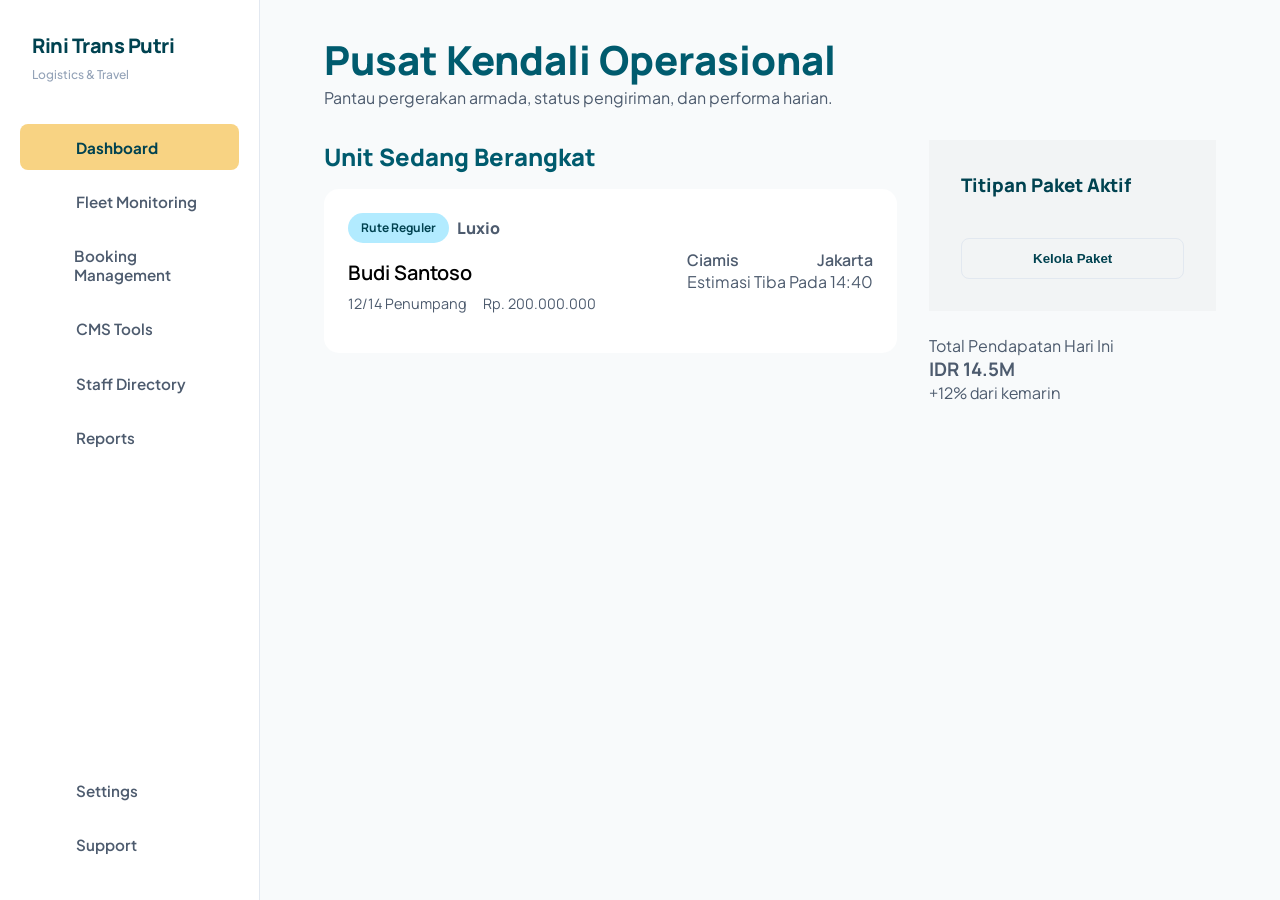
<file: admin/dashboard.html>
<!DOCTYPE html>
<html lang="en">
<head>
    <meta charset="UTF-8">
    <meta name="viewport" content="width=device-width, initial-scale=1.0">
    <title>Document</title>
    <link rel="stylesheet" href="../admin/css/components/sidebar.css">
    <link rel="stylesheet" href="../users/css/global.css">
    <link rel="stylesheet" href="../admin/css/pages/dashboard.css">
    <link rel="stylesheet" href="../admin/css/components/ui.css">
    
</head>
<body class="dashboard-content">
    <header>

    </header>
    <aside>
        <div id="sidebar"></div>
    </aside>
    <main class="content-area">
        <section id="pageHeader" class="page-header">
            <div class="header-content">
                <h1 class="page-title">Pusat Kendali Operasional</h1>
                <p class="page-description">Pantau pergerakan armada, status pengiriman, dan performa harian.</p>
            </div>
        </section>
        
        <div class="dashboard-grid">
            <div class="grid-colomn-main">
                <section class="fleet-status">
                    <header class="section-header">
                        <h2 class="section-title">Unit Sedang Berangkat</h2>
                    </header>
                    <div class="card-list">
                        <article class="card fleet-card">
                            <div class="card-body">
                                <div class="card-title">
                                    <span class="badge-service-categories">
                                    Rute Reguler
                                    </span>
                                    <span class="vehicle">
                                        Luxio
                                    </span>
                                </div>

                                <div class="card-info">
                                    <h3 class="driver-name">
                                        Budi Santoso
                                    </h3>
                                    <div class="fleet-stats">
                                        <span class="stat-item">
                                            12/14 Penumpang
                                        </span>
                                        <span class="stat-item">
                                            Rp. 200.000.000
                                        </span>
                                    </div>
                                </div>
                            </div>
                        </article> 
                            <div class="card-route">
                                <div class="route-labels">
                                    <span class="location">Ciamis</span>
                                    <span class="location">Jakarta</span>
                                </div>

                                <div class="route-track"></div>
                                    <p class="route-est">Estimasi Tiba Pada 14:40</p>
                                </div>
                            </div>
                    </div>
                </section>

                <aside class="grid-column-side"> 
                    <section class="card widget-packages" id="activePackages">
                        <header class="widget-header">
                            <h3 class="widget-title">Titipan Paket Aktif</h3>
                        </header>
                        <ul class="package-list">
                            </ul>
                        <button class="cta-btn">Kelola Paket</button>
                    </section>

                    <section class="card widget-revenue" id="dailyRevenue">
                        <p class="revenue-label">Total Pendapatan Hari Ini</p>
                        <h3 class="revenue-amount">IDR 14.5M</h3>
                        <span class="revenue-trend trend--up">+12% dari kemarin</span>
                    </section>
                </aside>
        </div>
    </main>
    <script type="module" src="../admin/js/main.js"></script>
</body>
</html>
</file>
<file: admin/css/components/sidebar.css>
/* =========================================
   SIDEBAR COMPONENT
========================================= */

/* 1. Layout Dasar Sidebar */
.sidebar {
  width: 260px; /* Lebar presisi sesuai proporsi desain */
  height: 100vh; /* Penuhi tinggi layar */
  background-color: var(--white);
  padding: 2rem 1.25rem;
  
  /* Flexbox untuk memisahkan header, menu utama, dan menu bawah */
  display: flex;
  flex-direction: column;
  
  /* Agar sidebar tidak ikut ter-scroll saat konten utama di-scroll */
  position: sticky;
  top: 0;
  
  /* Garis batas halus di sebelah kanan */
  border-right: 1px solid var(--border-color); 
}

/* 2. Area Brand (Logo & Judul) */
.sidebar__header {
  margin-bottom: 2.5rem;
  padding: 0 0.75rem; /* Sejajar dengan teks menu */
}

.brand__title {
  color: var(--primary-color); /* #004250 */
  font-size: 1.25rem;
  font-weight: 800; /* Cetak tebal sesuai gambar */
  margin-bottom: 0.2rem;
  letter-spacing: -0.5px;
}

.brand__subtitle {
  font-family: var(--font-secondary);
  color: #94A3B8; /* Warna abu-abu terang spesifik untuk subtitle */
  font-size: 0.75rem;
  font-weight: 500;
}

/* 3. Area Navigasi Utama */
.sidebar__nav {
  flex-grow: 1; /* Mendorong footer ke paling bawah */
}

.nav-list {
  list-style: none;
  display: flex;
  flex-direction: column;
  gap: 0.5rem; /* Jarak antar menu */
}

/* 4. Gaya Dasar Tombol Menu */
.nav-link {
  display: flex;
  align-items: center;
  gap: 1rem;
  padding: 0.85rem 1rem;
  text-decoration: none;
  
  /* Menggunakan font sekunder (Jakarta Sans) sesuai global CSS-mu */
  font-family: var(--font-secondary);
  color: var(--text-secondary); /* #4D5B6E */
  font-size: 0.95rem;
  font-weight: 600;
  
  border-radius: var(--input-radius); /* Sudut membulat 8px */
  transition: all 0.2s ease; /* Transisi halus saat di-hover */
}

.nav-icon {
  font-size: 1.2rem;
  width: 24px;
  display: flex;
  justify-content: center;
}

/* 5. State AKTIF (Menu Dashboard Kuning) */
.nav-item--active .nav-link {
  background-color: #F8D383; /* Warna kuning solid sesuai desain gambar */
  color: var(--primary-color);
  font-weight: 700;
}

.nav-item--active .nav-icon {
  color: var(--primary-color);
}

/* 6. State HOVER (Saat disorot mouse) */
.nav-link:hover:not(.nav-item--active .nav-link) {
  background-color: var(--bg-item); /* #e6e8ea */
  color: var(--primary-color);
}

/* 7. Area Footer (Settings & Support) */
.sidebar__footer {
  margin-top: auto; /* Memastikan posisi selalu di dasar */
  padding-top: 1.5rem;
}
</file>
<file: users/css/global.css>
/* 1. Definisikan file font yang sudah kamu download di paling atas */
@font-face {
  font-family: "Manrope"; /* Ini nama bebas yang kamu buat */
  src: url("../assets/fonts/Manrope-VariableFont_wght.ttf") format("truetype");
  font-weight: 100 900; /* Karena variable font, kita kasih rentang 100 sampai 900 */
  font-style: normal;
}
@font-face {
  font-family: "jakarta-italic"; /* Ini nama bebas yang kamu buat */
  src: url("../assets/fonts/PlusJakartaSans-Italic-VariableFont_wght.ttf") format("truetype");
  font-weight: 100 900; /* Karena variable font, kita kasih rentang 100 sampai 900 */
  font-style:italic;
}
@font-face {
  font-family: "jakarta"; /* Ini nama bebas yang kamu buat */
  src: url("../assets/fonts/PlusJakartaSans-VariableFont_wght.ttf") format("truetype");
  font-weight: 100 900; /* Karena variable font, kita kasih rentang 100 sampai 900 */
  font-style: normal;
}

/* 2. Gabungkan ke dalam :root yang sudah kamu buat */
:root {
  /* Font Setting */
  --font-main: "Manrope", sans-serif;
  --font-secondary: "jakarta", sans-serif;
  --font-third: "jakarta-italic", sans-serif;

  --primary-color: #004250;
  --secondary-color: #c5a059;
  --bg-light: #f8fafb;
  --white: #ffffff;

  /* Warna Teks */
  --text-primary: #005b6e;
  --text-secondary: #4D5B6E;

  /* Warna UI Elements */
  --card-bold:900;
  --card-medium:600;
  --card-thin:400;
  --fsize-card:2rem;
  --fsize-mini:1rem
  --card-bg:#ffffff;
  --card-bg-sc:#F2F4F5;
  --border-color: #e2e8f0;
  --bg-radius: 15px;
  --bg-padding:2rem;
  --gap-card:2rem;
  --btn-hover: #08626c;
  --bg-item: #e6e8ea;
  --badge-bg:#B2EBFF;
  --bg-form:#70787C;
  --tag-categories:#E5E5E5;
  --btn-linear: linear-gradient(135deg, #004250 0%, #005B6E 100%);

  --shadow-soft: 0 10px 30px rgba(0, 0, 0, 0.05);
  --shadow-img: 0 0 8px 0 rgba(0, 66, 80, 0.5);

  --banner-line: 1.1;

  --input-bg: #ebebeb;
  --input-radius: 8px;
  --input-padding: 0.8rem;
  --label-weight: 600;

  --badge2-color:#E6E8EA;
  --foot-color:#F2F4F5;


}

/* 3. Terapkan secara global */
body {
  font-family: var(--font-main);
  background-color: var(--bg-light);
  color: var(--text-secondary);
  margin: 0;
}
p,
ul {
  font-family: var(--font-secondary);
}

main {
  display: flex;
  flex-direction: column;
  gap: 2rem;
  margin: 2rem 4rem 4rem 4rem;
  
}

* {
  margin: 0;
  padding: 0;
  box-sizing: border-box; /* Sangat penting agar padding tidak merusak lebar elemen */
}

html {
  scroll-behavior: smooth;
  font-size: 16px; /* Basis 1rem = 16px */
}
</file>
<file: admin/css/pages/dashboard.css>
h1,h2 {
    color: var(--text-primary);
    font-weight: var(--card-bold);
}
.dashboard-content {
    display: flex;
    min-height: 100vh;
}

.content-area {
    flex: 1;
    display: flex;
    flex-direction: column;
    gap: 2rem;
}

/* Header Halaman */
.page-title {
    font-size: 2.5rem;
    font-weight: 800;
    color: var(--text-primary);
}

.page-description {
    color: var(--text-secondary);
    font-size: 1rem;
}

/* Grid Dashboard: Rasio 2:1 */
.dashboard-grid {
    display: grid;
    grid-template-columns: 2fr 1fr; 
    gap: 2rem;
    align-items: start;
}

.grid-column-side {
    display: flex;
    flex-direction: column;
    gap: 1.5rem;
}
</file>
<file: admin/css/components/ui.css>
.cta-btn {
    width: 100%;
    padding: 0.75rem;
    background-color: transparent;
    border: 1px solid #E2E8F0;
    border-radius: 8px;
    color: var(--primary-color);
    font-weight: 700;
    cursor: pointer;
    transition: all 0.2s;
    margin-top: 1rem;
}

.cta-btn:hover {
    background-color: var(--white);
    border-color: var(--primary-color);
}
.card-list{
    display: flex;
    justify-content: space-between;
    margin-top: 1rem;
    padding: 1.5rem;
    background-color: var(--white);
    border-radius: var(--bg-radius);
}

.fleet-card {
    display: flex;
    flex-direction: column;
    gap: 1rem;
    margin-bottom: 1rem;
}

.card-body {
    display: flex;
    flex-direction: column;
    gap: 1rem;
    align-items: flex-start;
}

.card-title {
    display: flex;
    align-items: center;
    gap: 0.5rem;
}

.card-route {
    align-content: center;
    color: var(--text-secondary);
    font-weight: var(--card-medium);
}
.route-labels {
    display: flex;
    justify-content: space-between;
}
.route-est{
    font-weight: var(--card-thin);
}

.driver-name {
    color: black;
    font-size: 1.25rem;
    font-weight: var(--card-medium);
    margin-bottom: 0.5rem;
}

.fleet-stats {
    display: flex;
    gap: 1rem;
    color: var(--text-secondary);
    font-size: 0.9rem;
}

/* Badge System */
.badge-service-categories {
    background-color: var(--badge-bg);
    color: var(--primary-color);
    padding: 0.4rem 0.8rem;
    border-radius: 20px;
    font-size: 0.75rem;
    font-weight: 700;
}

.vehicle {
    font-weight: var(--card-bold);
    color: var(--text-secondary);
    font-size: 1rem;
}

/* Widget Paket (Warna Biru Muda Lembut) */
.widget-packages {
    padding: 2rem;
    background-color:var(--card-bg-sc);
    border: none;
}

.widget-title {
    font-weight: 800;
    color: var(--primary-color);
    margin-bottom: 1.5rem;
}

/* Tombol Kelola Paket (Outline Style) */
</file>
